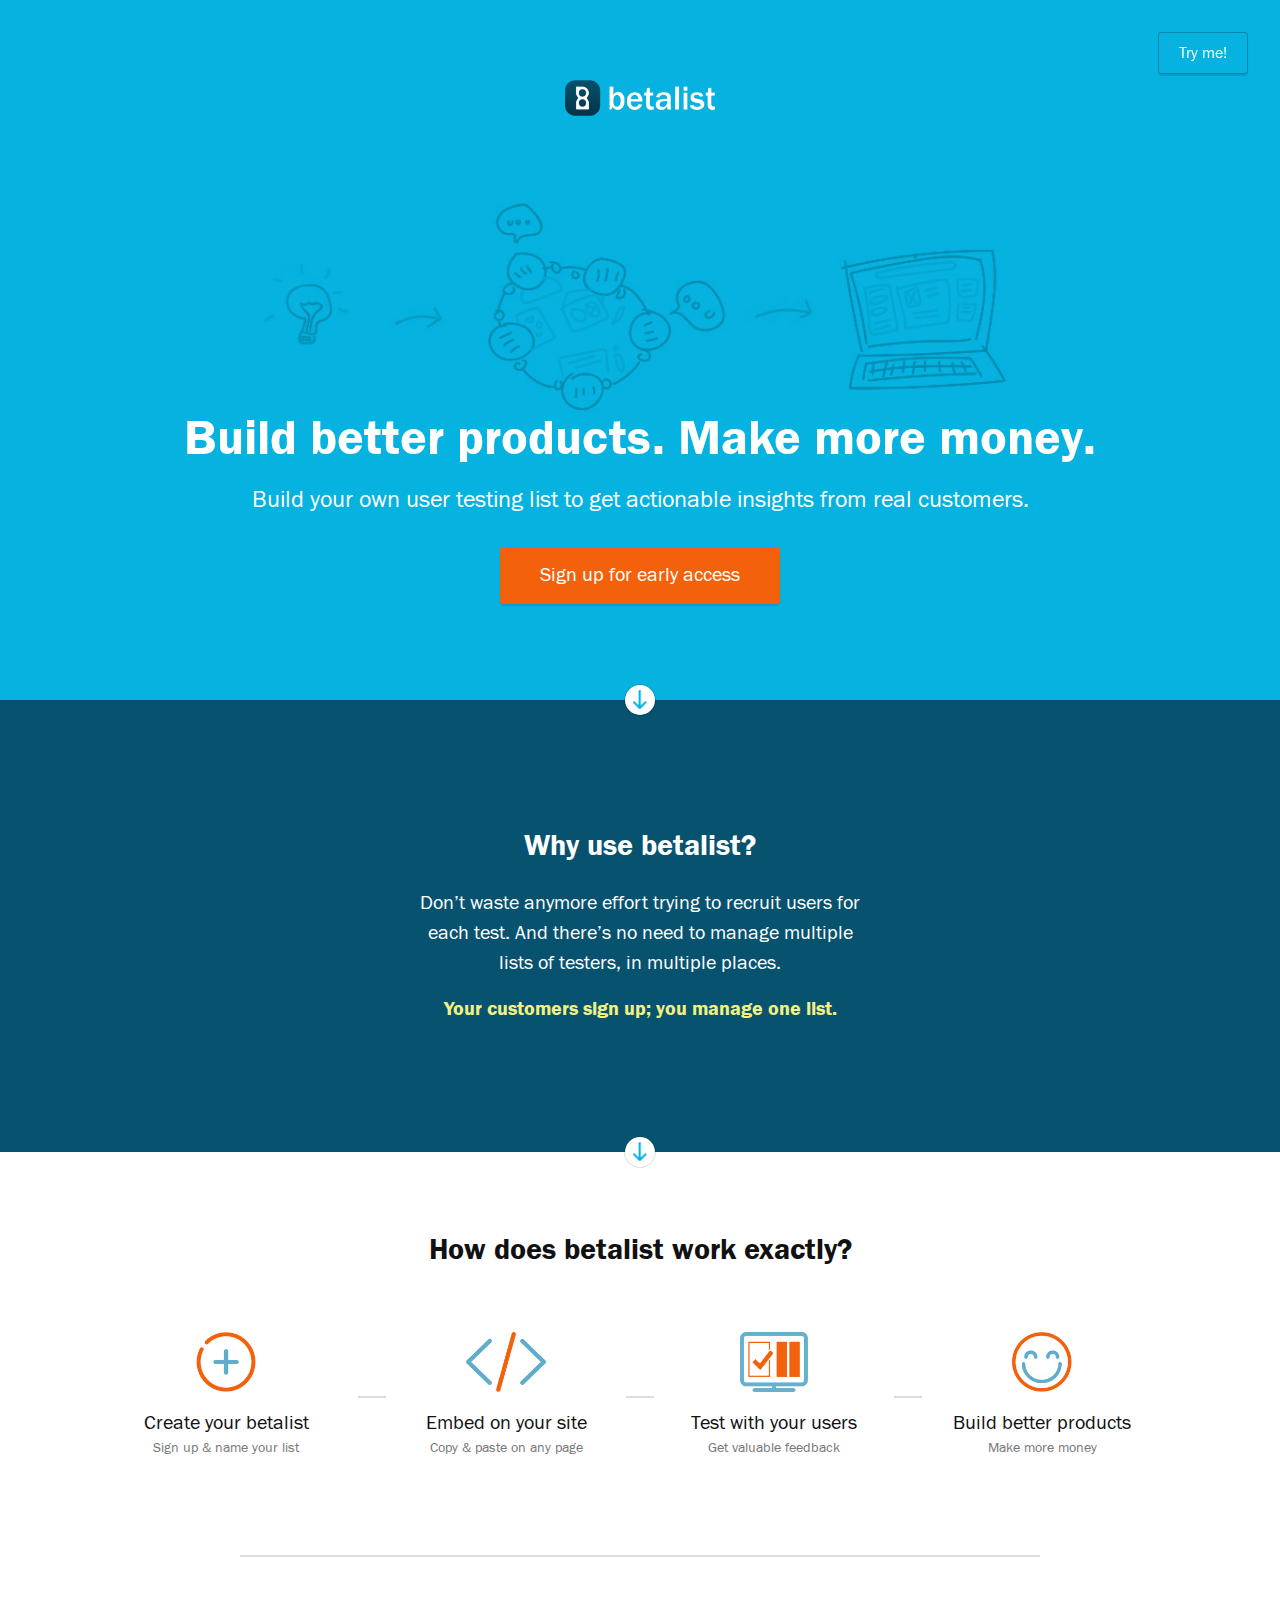
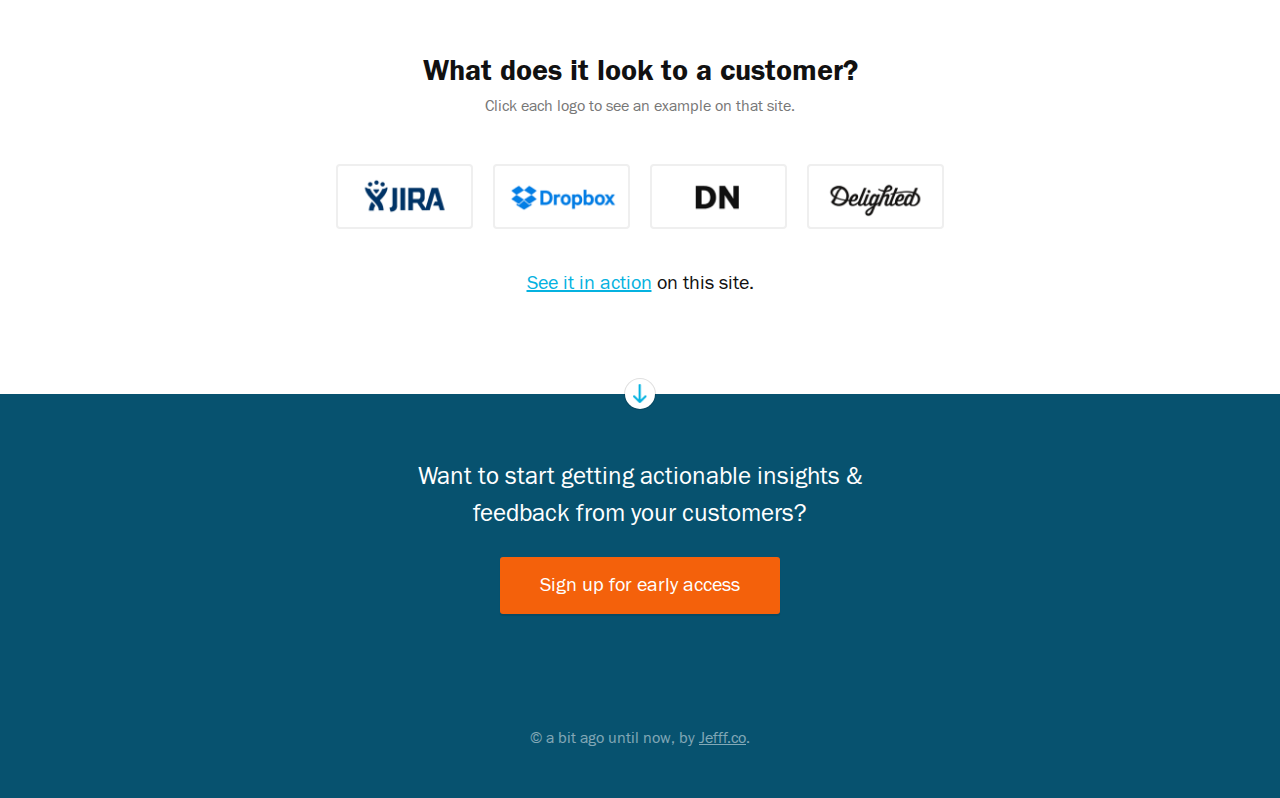
<file: index.html>
<!DOCTYPE html>
<html lang="en">
	<head>
		<meta charset="utf-8" />
	    <meta http-equiv="X-UA-Compatible" content="IE=Edge;chrome=1" />
	    <meta name="viewport" content="width=device-width, initial-scale=1.0" />
		<title>betalist: Build your own user testing list to get actionable insights from real customers.</title>

		<meta property="og:title" content="betalist" />
		<meta property="og:description" content="User testing with your actual customers." />
		<meta property="og:image" content="https://wtf.jefff.co/getbetalist/images/betalist-fb-image.png" />
		<meta property="og:url" content="https://wtf.jefff.co/getbetalist/" />
		<meta name="twitter:card" content="summary_large_image" />
		<meta name="twitter:image:alt" content="Build your own user testing list to get actionable insights from real customers" />
		<meta name="twitter:site" content="@jefffis" />

		<link rel="stylesheet" href="stylesheets/app.css" />
		<!-- <style>
		@font-face{font-family:'franklingothic';src:url('/fonts/franklingothic-book-webfont.woff2') format('woff2'), url('/fonts/franklingothic-book-webfont.woff') format('woff');font-weight:normal;font-style:normal}@font-face{font-family:'franklingothic';src:url('/fonts/franklingothic-demi-webfont.woff2') format('woff2'), url('/fonts/franklingothic-demi-webfont.woff') format('woff');font-weight:bold;font-style:normal}*{margin:0;padding:0;border:0;box-sizing:border-box}html{color:#111;font:normal 100%/1.5 'Helvetica', Arial, sans-serif}.fonts-loaded{font-family:'franklingothic', 'Helvetica', Arial, sans-serif}.cf:before,.cf:after{content:" ";display:table}.cf:after{clear:both}a:link{color:#05b2e0}a:visited{color:#043B4F}a:hover{text-decoration:none}a:active{opacity:.65}h1,h2,h3{line-height:1.2}.bl-mkt-scroll-more,.bl-mkt-scroll-more--top{position:relative}.bl-mkt-scroll-more:after,.bl-mkt-scroll-more--top:after{display:block;position:absolute;top:100%;left:50%;z-index:1;height:30px;width:30px;background:white url(/images/down.png) no-repeat center;background-size:14px;margin-top:-15px;margin-left:-15px;border-radius:100%;box-shadow:0 0 0 1px rgba(0,0,0,0.125);content:""}.bl-mkt-scroll-more--top:after{top:0}#bl-mkt-blue{min-height:100vh;background:#05b2e0;padding-top:5rem;padding-bottom:2rem}#bl-mkt-blue h1{color:white;text-align:center}#bl-mkt-pricing{background:white;max-width:550px;margin:1.5rem auto 0;padding:40px;border-radius:3px;box-shadow:0 1px 2px rgba(0,0,0,0.14);color:#000}#bl-mkt-pricing h2{position:relative;left:1rem;float:left;width:50%;padding:2.5rem 0 3rem;font-size:80px;text-align:left}#bl-mkt-pricing sup{position:relative;top:-5px;font-size:30px;font-weight:normal}#bl-mkt-pricing h2 span{display:block;margin-top:-10px;padding-left:19px;color:#999;font-size:18px;font-weight:normal}.bl-mkt-benefit{display:block;margin-top:1rem;text-align:left}.bl-mkt-benefit img{display:inline-block;position:relative;top:1px;max-height:15px;margin-right:5px}.bl-mkt-benefit:nth-of-type(n+2){margin-top:1.25rem}#bl-mkt-form-wrapper.in-pricing{clear:both;padding-top:3rem}#bl-mkt-intro-container{background:#05b2e0;padding-top:5rem;padding-bottom:1px}#bl-mkt-logo{display:block;position:relative;z-index:4;max-width:150px;margin:0 auto 20vh}#bl-mkt-logo.normal-margin{margin-bottom:4rem}#bl-mkt-login{display:inline-block;position:fixed;top:2rem;right:2rem;z-index:4;background:#05b2e0;padding:.75rem 1.25rem;border:1px solid #0287AB;border-radius:3px;box-shadow:0 2px 1px rgba(0, 0, 0, 0.1);color:white;line-height:1;text-decoration:none}#bl-mkt-login:active{background:#029CC4;box-shadow:0 1px 3px rgba(0, 0, 0, 0.1) inset;color:rgba(255,255,255,0.75);opacity:1}#bl-mkt-main{position:relative;padding-bottom:4rem;color:white;text-align:center}#bl-mkt-main *{position:relative;z-index:3}#bl-mkt-main-header{max-width:500px;margin-left:auto;margin-right:auto;font-size:50px;line-height:1.1}#bl-mkt-main-sub{max-width:500px;margin-left:auto;margin-right:auto;margin-top:1.25rem;margin-bottom:2rem;font-size:24px;line-height:1.2}#bl-mkt-form--submitted{display:none;max-width:450px;margin:auto auto 3rem;background:white;padding:3rem 0;border-radius:3px;box-shadow:0 2px 0 rgba(0, 0, 0, 0.1);text-align:center}#bl-mkt-form--submitted.is-shown{display:block}#bl-mkt-form--submitted h3{color:#00C41E;font-size:30px}#bl-mkt-form--submitted span{display:block;padding-top:.5rem;color:#111;font-size:16px;font-weight:normal}#bl-mkt-form--submitted u{border-bottom:1px dotted;text-decoration:none}#bl-mkt-form{max-width:500px;margin-left:auto;margin-right:auto}#bl-mkt-email-title{display:block;margin-bottom:.75rem;text-align:left}#bl-mkt-email-lbl{float:left;width:calc(60% - .5rem);text-align:left}#bl-mkt-email-lbl:after{display:block;position:absolute;top:50%;right:1rem;z-index:3;opacity:0;height:1rem;width:1rem;background:url(/images/checkmark--green.png) no-repeat center;background-size:16px;margin-top:-.45rem;content:"";transition:opacity .25s ease-in-out}#bl-mkt-email-lbl.bl-mkt-input--good:after{opacity:1}#bl-mkt-email{display:block;width:100%;outline:none;background:white;padding:1rem 1.25rem;border:1px solid #999;border-radius:3px;box-shadow:0 2px 0 rgba(0, 0, 0, 0.125) inset;font-family:-apple-system, BlinkMacSystemFont, 'Helvetica', Arial, sans-serif;font-size:18px;-webkit-appearance:none}#bl-mkt-email:focus{border-color:#07526F}#bl-mkt-email.bl-mkt-input--error{border-color:red}#bl-mkt-email.bl-mkt-input:focus{border-color:#07526F}.bl-mkt-input--error:focus{border-color:red;box-shadow:0 0 0 2px rgba(0,0,0,0.075)}.bl-mkt-micro{display:inline-block;background:red;margin-top:8px;padding:3px 6px 2px;border-radius:2px;color:white;font-size:13px;line-height:1.25;text-align:left}#bl-mkt-submit{display:block;position:relative;float:right;width:calc(40% - .5rem);outline:none;background:#F4610B;padding:1rem 1.25rem;border-radius:3px;box-shadow:0 1px 2px rgba(0, 0, 0, 0.075);color:white;cursor:pointer;font-family:inherit;font-size:20px}#bl-mkt-submit:active{background:#E05809;box-shadow:0 1px 3px rgba(0, 0, 0, 0.1) inset;color:rgba(255,255,255,0.75)}#bl-mkt-submit:before,#bl-mkt-submit:after{opacity:0;transition:opacity .5s ease-in-out;content:""}#bl-mkt-submit.is-submitted{color:#07526F}#bl-mkt-submit:disabled{cursor:default}#bl-mkt-submit.is-submitted:before,#bl-mkt-submit.is-submitted:after{display:block;position:absolute;z-index:2;opacity:1}#bl-mkt-submit.is-submitted:before{top:50%;left:50%;height:20px;width:4px;background:white;margin-top:-10px;margin-left:-2px;border-radius:2px;animation:blRotate 1s infinite}#bl-mkt-submit.is-submitted:after{top:50%;left:50%;opacity:.5;height:4px;width:20px;background:white;margin-top:-2px;margin-left:-10px;border-radius:2px;animation:blRotate 1s infinite;animation-delay:.25s}#bl-mkt-why{background:#07526F;padding:8rem 0;color:white;font-size:20px;text-align:center}#bl-mkt-why h2,#bl-mkt-why p{max-width:450px}#bl-mkt-why h2{margin:auto auto 1.5rem}#bl-mkt-why p{margin:auto}#bl-mkt-why p:nth-of-type(n+2){margin-top:1rem}#bl-mkt-why strong{color:#F2EF83}#bl-mkt-more-wrapper{padding:3rem 1.5rem 0}#bl-mkt-more-wrapper h2{margin-top:1rem;margin-bottom:2.5rem;font-size:30px;line-height:1.2}#bl-mkt-more-wrapper h2 span{display:block;padding-top:.5rem;color:#777;font-size:16px;font-weight:normal}#bl-mkt-more-wrapper ul{position:relative;margin-bottom:2.5rem}#bl-mkt-more-wrapper ul:after{display:block;position:absolute;top:0;left:18px;z-index:1;height:100%;width:2px;background:#ddd;content:""}#bl-mkt-more-wrapper li{position:relative;z-index:2;background:white;padding-bottom:1.5rem;font-size:20px;list-style:none}#bl-mkt-more-wrapper li:nth-child(n+2){margin-top:5rem;padding-top:1.5rem}#bl-mkt-more-wrapper li:last-child{padding-bottom:0}#bl-mkt-more-wrapper small{display:block;color:#777;font-size:14px}#bl-mkt-more-wrapper ul img{display:block;height:60px;margin-bottom:1rem}#bl-mkt-more-wrapper hr{display:block;height:2px;background:#ddd;margin:3.5rem -1.5rem}#bl-mkt-more-wrapper p{margin-bottom:1.5rem;font-size:20px}#bl-mkt-examples{text-align:center}#bl-mkt-examples a{display:inline-block;width:48%;margin-bottom:1.5rem}#bl-mkt-examples img{display:block;max-height:65px;max-width:120px;margin:auto;border-radius:4px;vertical-align:middle}#bl-mkt-more-cta-wrapper{background:#07526F;margin:4rem -1.5rem 0;padding:3rem 1.5rem;color:white}#bl-mkt-more-cta-wrapper p{font-size:25px}.bl-mkt-submit-btn{display:block;background:#F4610B;max-width:280px;margin-left:auto;margin-right:auto;padding:.85rem 1.25rem;border-radius:3px;box-shadow:0 2px 1px rgba(0, 0, 0, 0.1);color:white !important;cursor:pointer;font-family:inherit;font-size:20px;text-align:center;text-decoration:none}.bl-mkt-submit-btn:active{background:#E05809;opacity:1;box-shadow:0 1px 3px rgba(0, 0, 0, 0.25) inset;color:rgba(255,255,255,0.75)}.margin-bottom{margin-bottom:3rem}#bl-mkt-demo{margin-top:1.5rem;font-size:16px}#bl-mkt-footer{background:#07526F;padding:3rem 0;color:rgba(255, 255, 255, 0.5);text-align:center}#bl-mkt-footer a{color:inherit}@media screen and (max-width: 560px){#bl-mkt-blue{padding-top:0;padding-bottom:0}#bl-mkt-blue h1{text-align:left;padding:0 1.5rem}#bl-mkt-logo{top:.25rem}#bl-mkt-logo.normal-margin{top:.75rem;margin-bottom:0}#bl-mkt-pricing{padding:1.5rem;border-radius:0}#bl-mkt-pricing h2{position:static;float:none;width:100%;padding:0 0 .5rem}#bl-mkt-pricing h2 span{display:inline-block;position:relative;top:-2px;left:-15px;margin-top:0;padding-left:0}#bl-mkt-form-wrapper.in-pricing{padding-top:2rem}#bl-mkt-header{margin-bottom:3rem;padding:1.5rem}#bl-mkt-intro-container{padding-top:.5rem}#bl-mkt-logo{max-width:115px;margin:0}#bl-mkt-login{position:absolute;top:1.65rem;right:1.5rem}#bl-mkt-main{padding:0 1.5rem 3rem;text-align:left}#bl-mkt-main-header{font-size:40px}#bl-mkt-main-sub{margin-bottom:3rem}#bl-mkt-form--submitted{margin:-.5rem 0 3rem;padding:3rem 1.5rem;border-radius:0;text-align:left}#bl-mkt-form{margin-bottom:3rem}#bl-mkt-email-lbl,#bl-mkt-submit{float:none;width:100%}#bl-mkt-submit{margin-top:1rem}#bl-mkt-why{padding:5rem 1.5rem;text-align:left}#bl-mkt-more{margin-left:-1.5rem;margin-right:-1.5rem}#bl-mkt-more-wrapper ul img{height:50px}#bl-mkt-more-wrapper small{font-size:16px}#bl-mkt-examples a{display:block;width:100%}#bl-mkt-examples img{max-height:90px;max-width:150px;margin:0}.bl-mkt-submit-btn{max-width:100%}.margin-bottom{margin-bottom:0}}@media screen and (min-width: 561px){#bl-mkt-main:after{display:block;position:absolute;top:-9rem;left:0;z-index:1;height:100%;width:100%;background:url(/images/back-image.png) no-repeat top center;background-size:900px;content:""}#bl-mkt-main.no-image:after{display:none}}@media screen and (max-height: 540px){#bl-mkt-main-header{font-size:32px}#bl-mkt-main-sub{font-size:20px}#bl-modal-title-content-demo{display:none !important}#bl-modal-title-content{padding-right:40px !important}}@media screen and (min-width: 600px) and (min-height: 600px){#bl-mkt-intro-container{position:relative;height:95vh;max-height:700px}#bl-mkt-more-wrapper{padding:4rem 0 0}#bl-mkt-more-wrapper h2{margin-bottom:4rem;text-align:center}#bl-mkt-more-wrapper ul{max-width:1200px;margin-bottom:4rem;margin-left:auto;margin-right:auto;text-align:center}#bl-mkt-more-wrapper ul:after{left:50%;margin-left:-1px}#bl-mkt-more-wrapper hr{max-width:800px;margin:6rem auto}#bl-mkt-more-wrapper img{margin-left:auto;margin-right:auto}#bl-mkt-more-cta-wrapper{margin:6rem 0 0;padding:4rem 0}#bl-mkt-more-cta-wrapper p{max-width:450px;margin-left:auto;margin-right:auto;text-align:center}#bl-mkt-examples{margin-top:-1rem}#bl-mkt-examples a{width:auto;margin:0 8px;padding:.25rem .4rem;border-radius:4px;border:2px solid #efefef}#bl-mkt-examples a:hover{border-color:#ccc}#bl-mkt-examples a:active{opacity:.65}#bl-mkt-demo{margin-top:2rem;text-align:center}}@media screen and (min-width: 750px){#bl-mkt-more-wrapper ul{margin-bottom:-10rem}#bl-mkt-more-wrapper ul:after{display:none}@supports (transform: rotate(60deg)){#bl-mkt-more-wrapper ul:before { display: block;position:absolute;top:18%;right:50%;z-index:1;height:14rem;width:2px;background:#ddd;content:"";transform:rotate(60deg)}}#bl-mkt-more-wrapper li{display:inline-block;position:relative;z-index:2;width:48%;background:none;margin-bottom:10rem;vertical-align:top}#bl-mkt-more-wrapper li:nth-child(1):after,#bl-mkt-more-wrapper li:nth-child(3):after{display:block;position:absolute;top:50%;left:calc(100% - 2rem);z-index:10;height:2px;width:4rem;background:#ddd;content:""}#bl-mkt-more-wrapper li:nth-child(n+2){margin-top:0;padding-top:0}@media screen and (min-width: 1200px){#bl-mkt-more-wrapper ul{margin-bottom:0}#bl-mkt-more-wrapper ul:after{display:block;top:50%;left:20%;height:2px;width:60%}#bl-mkt-more-wrapper ul:before{display:none}#bl-mkt-more-wrapper li{display:inline-block;width:20%;background:white;margin-bottom:0;padding-bottom:0;padding-right:1.5rem;vertical-align:top}#bl-mkt-more-wrapper li:nth-child(n+2){margin-top:0;margin-left:1.5rem;padding-top:0;padding-left:1.5rem}#bl-mkt-more-wrapper li:nth-child(1):after,#bl-mkt-more-wrapper li:nth-child(3):after{display:none}}@media screen and (min-width: 700px) and (min-height: 650px){#bl-mkt-main{position:absolute;bottom:3rem;left:0;max-height:800px;max-width:100%;width:100%;padding:6rem 3rem 0}#bl-mkt-main:after{top:-4rem}#bl-mkt-main-header,#bl-mkt-main-sub{max-width:100%;margin-left:inherit;margin-right:inherit}#bl-mkt-form{max-width:500px;margin:auto}.bl-mkt-br{display:block}#bl-mkt-more{margin-top:4rem;margin-left:-3rem;margin-right:-3rem}}@media screen and (min-width: 1100px){#bl-mkt-main{max-width:100%;padding-top:10rem}#bl-mkt-form{max-width:500px;margin:auto}.bl-mkt-br{display:inline}}@keyframes blRotate{0%{transform:rotate(0deg);}100%{transform:rotate(360deg);}}
		</style> -->
		<link rel="shortcut icon" href="images/logo--bug.png" type="image/x-icon" />
		<link rel="icon" href="images/logo--bug.png" type="image/x-icon" />
	</head>
	<body>
		<div id="bl-mkt-intro-container" class="bl-mkt-scroll-more">
			<div id="bl-mkt-form--submitted">
				<h3 id="bl-mkt-subscribed">
					Awesome, you&rsquo;re on the list!
					<span>
						Look for an email from <u>Jeff at betalist</u>.
					</span>
				</h3>
				<h3 id="bl-mkt-confirmed">
					Thank you for your interest!
					<span>
						We&rsquo;ll be in touch soon.
					</span>
				</h3>
			</div>
			<header id="bl-mkt-header">
				<img src="images/logo.png" id="bl-mkt-logo" alt="betalist logo" />
				<a href="javascript:showModal();" id="bl-mkt-login">Try me!</a>
			</header>
			<div id="bl-mkt-main">
				<h1 id="bl-mkt-main-header">
					Build better products. <span class="bl-mkt-br"></span> Make more money.
				</h1>
				<p id="bl-mkt-main-sub">
					Build your own user testing list to get <span class="bl-mkt-br"></span> actionable insights from real customers.
				</p>
				<a href="pricing.html" class="bl-mkt-submit-btn margin-bottom">
					Sign up for early access
				</a>
				<!-- <div id="bl-mkt-form-wrapper">
					<form action="//jefff.us5.list-manage.com/subscribe/post?u=04a55f946b24b93da6e1e6fbe&amp;id=b8001196ab" method="post" id="bl-mkt-form">
						<fieldset>
							<label for="bl-mkt-email" id="bl-mkt-email-title">
								Enter your email for early access
							</label>
							<label for="bl-mkt-email" id="bl-mkt-email-lbl">
								<input type="email" id="bl-mkt-email" name="EMAIL" />
							</label>
							<button id="bl-mkt-submit">
								Get early access
							</button>
						</fieldset>
					</form>
				</div> -->
			</div>
		</div>
		<div id="bl-mkt-why" class="bl-mkt-scroll-more">
			<h2>
				Why use betalist?
			</h2>
			<p>
				Don&rsquo;t waste anymore effort trying to recruit users for each test. And there&rsquo;s no need to manage multiple lists of testers, in multiple places.
			</p>
			<p>
				<!-- betalist handles it all.  --><strong>Your customers sign up; you manage one list.</strong>
			</p>
		</div>
		<div id="bl-mkt-more-wrapper">
			<h2>
				How does betalist work exactly?
			</h2>
			<ul>
				<li>
					<img src="images/icons/create.png" />
					Create your betalist
					<small>Sign up &amp; name your list</small></li>
				<li>
					<img src="images/icons/embed.png" />
					Embed on your site
					<small>Copy &amp; paste on any page</small></li>
				<li>
					<img src="images/icons/test.png" />
					Test with your users
					<small>Get valuable feedback</small></li>
				<li>
					<img src="images/icons/happy.png" />
					Build better products
					<small>Make more money</small></li>
			</ul>
			<hr />
			<h2>
				What does it look to a customer?
				<span>
					Click each logo to see an example on that site.
				</span>
			</h2>
			<div id="bl-mkt-examples">
				<a href="images/jira.gif">
					<img src="images/logos/jira.png" />
				</a>
				<a href="images/dropbox.gif">
					<img src="images/logos/dropbox.png" />
				</a>
				<a href="images/designernews.gif">
					<img src="images/logos/designernews.png" />
				</a>
				<a href="images/delighted.gif">
					<img src="images/logos/delighted.png" />
				</a>
			</div>
			<p id="bl-mkt-demo">
				<a href="javascript:showModal();">See it in action</a> on this site.
			</p>
			<div id="bl-mkt-more-cta-wrapper" class="bl-mkt-scroll-more--top">
				<p id="bl-mkt-more-info">
					Want to start getting actionable insights &amp; feedback from your customers?
				</p>
				<a href="pricing.html" class="bl-mkt-submit-btn light">
					Sign up for early access
				</a>
			</div>
		</div>
		<footer id="bl-mkt-footer">
			&copy; a bit ago until now, by <a href="http://hire.jefff.co/" target="_blank">Jefff.co</a>.
		</footer>
		<!-- <script>
			document.addEventListener("touchstart", function() {},false);
			var emailHasError = false,
				emailHasContent = false;
			document.getElementById('bl-mkt-submit-btn').onclick = function(e) {
				setTimeout(function() {
					document.getElementById('bl-mkt-email').focus();
				}, 0);
			}
			document.getElementById('bl-mkt-email').onkeyup = function() {
				// if input empty, still support initial correct entry
				if(!emailHasContent) {
					if(this.value !== '' && validateEmail(this.value)) {
						handleErrorUI(this, true);
					} else {
						return;
					}
				}
				if(!validateEmail(this.value)) {
					handleErrorUI(this, false);
					return;
				}
				handleErrorUI(this, true);
			}
			document.getElementById('bl-mkt-email').onblur = function() {
				if(this.value !== '') {
					emailHasContent = true;
				} else {
					return;
				}
				if(!validateEmail(this.value)) {
					handleErrorUI(this, false);
					return;
				}
				handleErrorUI(this, true);
			}
			document.getElementById('bl-mkt-submit').onclick = function(e) {
				e.preventDefault();
				if(!validateEmail(document.getElementById('bl-mkt-email').value)) {
					handleErrorUI(document.getElementById('bl-mkt-email'), false);
					return;
				}
				handleErrorUI(document.getElementById('bl-mkt-email'), true);
				this.classList.add('is-submitted');
				this.setAttribute('disabled', 'true');
				goForth();
			}
			document.getElementById('bl-mkt-form').onsubmit = function(e) {
				e.preventDefault();
				if(!validateEmail(document.getElementById('bl-mkt-email').value)) {
					handleErrorUI(document.getElementById('bl-mkt-email'), false);
					return;
				}
				handleErrorUI(document.getElementById('bl-mkt-email'), true);
				goForth();
			}
			function handleErrorUI(element, isValid) {
				setTimeout(function() {
					if(isValid) {
						var error = element.parentNode.querySelector('.bl-mkt-micro--error'),
							label = element.parentNode;
						emailHasError = false;
						element.classList.remove('bl-mkt-input--error');
						if(error) error.parentNode.removeChild(error);
						label.classList.add('bl-mkt-input--good');
					} else {
						if(emailHasError) return;
						emailHasError = true;
						var error = document.createElement('small'),
							label = element.parentNode;
						error.setAttribute('class', 'bl-mkt-micro bl-mkt-micro--error');
						error.innerText = 'Please enter a valid email.';
						element.classList.add('bl-mkt-input--error');
						element.parentNode.appendChild(error); // TODO, make more robust
						label.classList.remove('bl-mkt-input--good');
					}
				}, 225)
			}
			function validateEmail(email) {
				var re = /^(([^<>()[\]\\.,;:\s@\"]+(\.[^<>()[\]\\.,;:\s@\"]+)*)|(\".+\"))@((\[[0-9]{1,3}\.[0-9]{1,3}\.[0-9]{1,3}\.[0-9]{1,3}\])|(([a-zA-Z\-0-9]+\.)+[a-zA-Z]{2,}))$/;
				return re.test(email);
			}
			function goForth() {
				if(window.location.hostname !== 'getbetalist.com') return;
				document.getElementById('bl-mkt-form').submit();
			}
			function showSuccess(isSubscribed) {
				var blForm = document.getElementById('bl-mkt-form'),
					blFormWrapper = blForm.parentNode,
					blSuccess = document.getElementById('bl-mkt-form--submitted');

				blFormWrapper.removeChild(blForm);
				if(isSubscribed) {
					document.getElementById('bl-mkt-confirmed').style.display = 'none';
				} else {
					document.getElementById('bl-mkt-subscribed').style.display = 'none';
				}
				blSuccess.classList.add('is-shown');
				adjustBottomCta();
			}
			function adjustBottomCta() {
				var blBottomCta = document.getElementById('bl-mkt-submit-btn');

				blBottomCta.parentNode.removeChild(blBottomCta);
				document.getElementById('bl-mkt-more-info').style.marginBottom = '0';
				document.getElementById('bl-mkt-more-info').innerHTML = 'Thanks again for your interest! We&rsquo;ll be in touch soon.';
			}
			function getUrlParameter(name) {
				name = name.replace(/[\[]/, '\\[').replace(/[\]]/, '\\]');
				var regex = new RegExp('[\\?&]' + name + '=([^&#]*)');
				var results = regex.exec(location.search);
				return results === null ? '' : decodeURIComponent(results[1].replace(/\+/g, ' '));
			}
			if(getUrlParameter('signedUp')) {
				showSuccess(true);
			}
			if(getUrlParameter('confirmedToo')) {
				showSuccess(false);
			}
		</script> -->
		<script async src="scripts/fonts.js"></script>
		<script async src="scripts/appDemo.js"></script>
		<script>
			(function(i,s,o,g,r,a,m){i['GoogleAnalyticsObject']=r;i[r]=i[r]||function(){
			(i[r].q=i[r].q||[]).push(arguments)},i[r].l=1*new Date();a=s.createElement(o),
			m=s.getElementsByTagName(o)[0];a.async=1;a.src=g;m.parentNode.insertBefore(a,m)
			})(window,document,'script','https://www.google-analytics.com/analytics.js','ga');

			ga('create', 'UA-100412281-1', 'auto');
			ga('send', 'pageview');
		</script>
	</body>
</html>
</file>
<file: stylesheets/app.css>
@font-face {
    font-family: 'franklingothic';
    src: url('../fonts/franklingothic-book-webfont.woff2') format('woff2'),
         url('../fonts/franklingothic-book-webfont.woff') format('woff');
    font-weight: normal;
    font-style: normal;
}
@font-face {
    font-family: 'franklingothic';
    src: url('../fonts/franklingothic-demi-webfont.woff2') format('woff2'),
         url('../fonts/franklingothic-demi-webfont.woff') format('woff');
    font-weight: bold;
    font-style: normal;
}

* {
  margin: 0;
  padding: 0;
  border: 0;
  box-sizing: border-box;
}
html {
  color: #111;
  font: normal 100%/1.5 'Helvetica', Arial, sans-serif;
}
.fonts-loaded {
  font-family: 'franklingothic', 'Helvetica', Arial, sans-serif;
}

.cf:before,
.cf:after {
    content: " "; /* 1 */
    display: table; /* 2 */
}

.cf:after {
    clear: both;
}

a:link {
  color: #05b2e0;
}
a:visited {
  color: #043B4F;
}
a:hover {
  text-decoration: none;
}
a:active {
  opacity: .65;
}
h1, h2, h3 {
  line-height: 1.2;
}

.bl-mkt-scroll-more,
.bl-mkt-scroll-more--top {
  position: relative;
}
.bl-mkt-scroll-more:after,
.bl-mkt-scroll-more--top:after {
  display: block;
    position: absolute;
    top: 100%;
    left: 50%;
    z-index: 1;
    height: 30px;
    width: 30px;
    background: white url(../images/down.png) no-repeat center;
    background-size: 14px;
    margin-top: -15px;
    margin-left: -15px;
    border-radius: 100%;
    box-shadow: 0 0 0 1px rgba(0,0,0,0.125);
    content: "";
}
.bl-mkt-scroll-more--top:after {
  top: 0;
}

/* pricing */
#bl-mkt-blue {
  min-height: 100vh;
  background: #05b2e0;
  padding-top: 5rem;
  padding-bottom: 2rem;
}
#bl-mkt-blue h1 {
  color: white;
  text-align: center;
}
#bl-mkt-pricing {
  background: white;
  max-width: 550px;
  margin: 1.5rem auto 0;
  padding: 40px;
  /*border-top: 5px solid #07526F;*/
  border-radius: 3px;
  box-shadow: 0 1px 2px rgba(0,0,0,0.14);
  color: #000;
}
#bl-mkt-pricing h2 {
  position: relative;
  left: 1rem;
  float: left;
  width: 50%;
  padding: 2.5rem 0 3rem;
  font-size: 80px;
  text-align: left;
}
#bl-mkt-pricing sup {
  position: relative;
  top: -5px;
  font-size: 30px;
  font-weight: normal;
}
#bl-mkt-pricing h2 span {
  display: block;
  margin-top: -10px;
  padding-left: 19px;
  color: #999;
  font-size: 18px;
  font-weight: normal;
}
.bl-mkt-benefit {
  display: block;
  margin-top: 1rem;
  text-align: left;
}
.bl-mkt-benefit img {
  display: inline-block;
  position: relative;
  top: 1px;
  max-height: 15px;
  margin-right: 5px;
}
/*.bl-mkt-benefit:before {
  display: block;
  position: absolute;
  top: 50%;
  left: 0;
  height: 1rem;
  width: 1rem;
  background: url(/images/checkmark--green.png) no-repeat center;
  background-size: 16px;
  margin-top: -.45rem;
  content: "";
}*/
.bl-mkt-benefit:nth-of-type(n+2) {
  margin-top: 1.25rem;
}
#bl-mkt-form-wrapper.in-pricing {
  clear: both;
  /*margin-top: 3rem;*/
  padding-top: 3rem;
  /*border-top: 1px solid #ccc;*/
}

#bl-mkt-intro-container {
  background: #05b2e0; /*32C9F1*/
  padding-top: 5rem;
  padding-bottom: 1px;
}
#bl-mkt-logo {
  display: block;
  position: relative;
  z-index: 4;
  max-width: 150px;
  margin: 0 auto 20vh;
}
#bl-mkt-logo.normal-margin {
  margin-bottom: 4rem;
}
#bl-mkt-login {
  display: inline-block;
  position: fixed;
  top: 2rem;
  right: 2rem;
  z-index: 4;
  background: #05b2e0;
  padding: .75rem 1.25rem;
  border: 1px solid #0287AB;
  border-radius: 3px;
  box-shadow: 0 2px 1px rgba(0, 0, 0, 0.1);
  color: white;
  /*font-weight: bold;*/
  line-height: 1;
  text-decoration: none;
  /*animation: shake .25s ease-in-out;*/
}
#bl-mkt-login:active {
  background: #029CC4;
  box-shadow: 0 1px 3px rgba(0, 0, 0, 0.1) inset;
  color: rgba(255,255,255,0.75);
  opacity: 1;
}
/*#bl-mkt-login:focus {
  border-color: #1397BB;
}*/

#bl-mkt-main {
  position: relative;
  background: url(../images/back-image.png) no-repeat top center;
  background-size: 900px;
  /*padding-top: 400px;*/
  /*max-width: 500px;
  margin: auto;*/
  /*padding: 0 1.5rem;*/
  padding-bottom: 4rem;
  color: white;
  text-align: center;
}
/*#bl-mkt-main:before {
  display: block;
  position: absolute;
  top: 0;
  left: 0;
  z-index: 2;
  height: 100%;
  width: 100%;
  background: #32C9F1;
  background: linear-gradient(to bottom, rgba(50,201,241, 0) 0%, rgba(50,201,241, 0.7) 50%, #32C9F1 100%);
  content: "";
}*/
#bl-mkt-main * {
  position: relative;
  z-index: 3;
}
#bl-mkt-main-header {
  max-width: 500px;
  margin-left: auto;
  margin-right: auto;
  /*font-family: 'franklingothic-demi', 'Helvetica', Arial, sans-serif;*/
  font-size: 50px;
  /*font-weight: 400;*/
  line-height: 1.1;
  /*text-shadow: 0 2px 1px rgba(0, 0, 0, 0.25);*/
}
#bl-mkt-main-sub {
  max-width: 500px;
  margin-left: auto;
  margin-right: auto;
  margin-top: 1.25rem;
  margin-bottom: 2rem;
  font-size: 24px;
  line-height: 1.2;
  /*text-shadow: 0 2px 1px rgba(0, 0, 0, 0.25);*/
}

#bl-mkt-form--submitted {
  display: none;
  /*opacity: 0;*/
  max-width: 450px;
  margin: auto auto 3rem;
  background: white;
  padding: 3rem 0;
  border-radius: 3px;
  box-shadow: 0 2px 0 rgba(0, 0, 0, 0.1);
  text-align: center;
  /*transition: opacity .25s ease-in-out;*/
}
#bl-mkt-form--submitted.is-shown {
  display: block;
}
/*#bl-mkt-form--submitted.is-transitioning {
  opacity: 1;
}*/
#bl-mkt-form--submitted h3 {
  color: #00C41E;
  font-size: 30px;
}
#bl-mkt-form--submitted span {
  display: block;
  padding-top: .5rem;
  color: #111;
  font-size: 16px;
  font-weight: normal;
}
#bl-mkt-form--submitted u {
  border-bottom: 1px dotted;
  text-decoration: none;
}

#bl-mkt-form {
  max-width: 500px;
  margin-left: auto;
  margin-right: auto;
}
#bl-mkt-email-title {
  display: block;
  margin-bottom: .75rem;
  /*color: rgba(255,255,255,0.85);*/
  text-align: left;
  /*text-shadow: 0 1px 1px #1BA9D0;*/
}
#bl-mkt-email-lbl {
  float: left;
  width: calc(60% - .5rem);
  text-align: left;
}
#bl-mkt-email-lbl:after {
  display: block;
  position: absolute;
  top: 50%;
  right: 1rem;
  z-index: 3;
  opacity: 0;
  height: 1rem;
  width: 1rem;
  background: url(/images/checkmark--green.png) no-repeat center;
  background-size: 16px;
  margin-top: -.45rem;
  content: "";
  transition: opacity .25s ease-in-out;
}
#bl-mkt-email-lbl.bl-mkt-input--good:after {
  opacity: 1;
}
#bl-mkt-email {
  display: block;
  width: 100%;
  outline: none;
  background: white;
  padding: 1rem 1.25rem;
  border: 1px solid #999;
  border-radius: 3px;
  box-shadow: 0 2px 0 rgba(0, 0, 0, 0.125) inset;
  font-family: -apple-system, BlinkMacSystemFont, 'Helvetica', Arial, sans-serif;
  font-size: 18px;
  -webkit-appearance: none;
}
#bl-mkt-email:focus {
  border-color: #07526F;
  /*box-shadow: 0 0 0 1px #07526F, 0 0 0 3px rgba(0,0,0,0.075);*/
}

#bl-mkt-email.bl-mkt-input--error {
  border-color: red;
}
#bl-mkt-email.bl-mkt-input:focus {
  border-color: #07526F;
  /*box-shadow: 0 0 0 1px #07526F, 0 0 0 3px rgba(0,0,0,0.075);*/
}
.bl-mkt-input--error:focus {
  border-color: red;
  box-shadow: 0 0 0 2px rgba(0,0,0,0.075);
}
.bl-mkt-micro {
  display: inline-block;
  background: red;
  margin-top: 8px;
  padding: 3px 6px 2px;
  border-radius: 2px;
  color: white;
  font-size: 13px;
  line-height: 1.25;
  text-align: left;
}
/*.bl-mkt-micro--error {
  color: red;
}*/

#bl-mkt-submit {
  display: block;
  position: relative;
  float: right;
  width: calc(40% - .5rem);
  outline: none;
  /*background: #07526F;*/
  background: #F4610B;
  padding: 1rem 1.25rem;
  border-radius: 3px;
  box-shadow: 0 1px 2px rgba(0, 0, 0, 0.075);
  color: white;
  cursor: pointer;
  font-family: inherit;
  font-size: 20px;
}
/*#bl-mkt-submit:focus {
  box-shadow: 0 0 0 2px rgba(5,178,224,0.25);
}*/
#bl-mkt-submit:active {
  /*background: #043B4F;*/
  background: #E05809;
  box-shadow: 0 1px 3px rgba(0, 0, 0, 0.1) inset;
  color: rgba(255,255,255,0.75);
}
#bl-mkt-submit:before,
#bl-mkt-submit:after {
  opacity: 0;
  transition: opacity .5s ease-in-out;
  content: "";
}
#bl-mkt-submit.is-submitted {
  color: #07526F;
}
#bl-mkt-submit:disabled {
  cursor: default;
}
#bl-mkt-submit.is-submitted:before,
#bl-mkt-submit.is-submitted:after {
  display: block;
  position: absolute;
  z-index: 2;
  opacity: 1;
}
#bl-mkt-submit.is-submitted:before {
  top: 50%;
  left: 50%;
  height: 20px;
  width: 4px;
  background: white;
  margin-top: -10px;
  margin-left: -2px;
  border-radius: 2px;
  animation: blRotate 1s infinite;
}
#bl-mkt-submit.is-submitted:after {
  top: 50%;
  left: 50%;
  opacity: .5;
  height: 4px;
  width: 20px;
  background: white;
  margin-top: -2px;
  margin-left: -10px;
  border-radius: 2px;
  animation: blRotate 1s infinite;
  animation-delay: .25s;
}

/*#bl-mkt-more-wrapper {
  display: none;
  position: absolute;
  bottom: 0;
  left: 0;
  width: 100%;
  padding: 2rem 0;
  background: white;
  padding: 2rem 0;
}
#bl-mkt-more {
  display: block;
  background: white;
  margin: 3rem 0 0;
  padding: 1rem 0;
  color: #32C9F1;
  text-align: center;
}*/

#bl-mkt-why {
  background: #07526F;
  padding: 8rem 0;
  color: white;
  font-size: 20px;
  text-align: center;
}
#bl-mkt-why h2,
#bl-mkt-why p {
  max-width: 450px;
}
#bl-mkt-why h2 {
  margin: auto auto 1.5rem;
}
#bl-mkt-why p {
  margin: auto;
  /*text-align: left;*/
}
#bl-mkt-why p:nth-of-type(n+2) {
  margin-top: 1rem;
}
#bl-mkt-why strong {
  /*display: inline-block;
  background: #F8FAC5;
  padding: 3px 6px;
  color: #111;
  font-weight: normal;*/
  /*border-bottom: 2px dotted;*/
  color: #F2EF83;
  /*font-weight: normal;*/
}

#bl-mkt-more-wrapper {
  padding: 3rem 1.5rem 0;
}
#bl-mkt-more-wrapper h2 {
  margin-top: 1rem;
  margin-bottom: 2.5rem;
  /*color: #07526F;*/
  font-size: 30px;
  /*font-weight: normal;*/
  line-height: 1.2;
  /*text-align: center;*/
}
#bl-mkt-more-wrapper h2 span {
  display: block;
  padding-top: .5rem;
  color: #777;
  font-size: 16px;
  font-weight: normal;
}
#bl-mkt-more-wrapper ul {
  position: relative;
  margin-bottom: 2.5rem;
}
#bl-mkt-more-wrapper ul:after {
  display: block;
  position: absolute;
  top: 0;
  left: 18px;
  z-index: 1;
  height: 100%;
  width: 2px;
  background: #ddd;
  content: "";
}
#bl-mkt-more-wrapper li {
  position: relative;
  z-index: 2;
  background: white;
  padding-bottom: 1.5rem;
  /*color: #777;*/
  font-size: 20px;
  list-style: none;
}
#bl-mkt-more-wrapper li:nth-child(n+2) {
  margin-top: 5rem;
  padding-top: 1.5rem;
}
/*#bl-mkt-more-wrapper li:after {
  content: ",";
}*/
#bl-mkt-more-wrapper li:last-child {
  padding-bottom: 0;
}
/*#bl-mkt-more-wrapper li:last-child:after {
  content: ".";
}*/
#bl-mkt-more-wrapper small {
  display: block;
  color: #777;
  font-size: 14px;
}
#bl-mkt-more-wrapper ul img {
  display: block;
  height: 60px;
  /*max-width: 60px;*/
  margin-bottom: 1rem;
}
#bl-mkt-more-wrapper hr {
  display: block;
  height: 2px;
  /*width: 100%;*/
  background: #ddd;
  margin: 3.5rem -1.5rem;
}
#bl-mkt-more-wrapper p {
  margin-bottom: 1.5rem;
  font-size: 20px;
}
/*#bl-mkt-submit-btn {
  width: 100%;
  margin-bottom: 2.5rem;
  text-align: center;
  text-decoration: none;
}*/
#bl-mkt-examples {
  text-align: center;
}
#bl-mkt-examples a {
  display: inline-block;
  width: 48%;
  margin-bottom: 1.5rem;
}
#bl-mkt-examples img {
  display: block;
  max-height: 65px;
  max-width: 120px;
  margin: auto;
  border-radius: 4px;
  vertical-align: middle;
}
#bl-mkt-more-cta-wrapper {
  background: #07526F;
  margin: 4rem -1.5rem 0;
  padding: 3rem 1.5rem;
  color: white;
}
#bl-mkt-more-cta-wrapper p {
  font-size: 25px;
}
.bl-mkt-submit-btn {
  display: block;
  background: #F4610B;
  max-width: 280px;
  margin-left: auto;
  margin-right: auto;
  padding: .85rem 1.25rem;
  border-radius: 3px;
  box-shadow: 0 2px 1px rgba(0, 0, 0, 0.1);
  color: white !important;
  cursor: pointer;
  font-family: inherit;
  font-size: 20px;
  text-align: center;
  text-decoration: none;
}
.bl-mkt-submit-btn:active {
  background: #E05809;
  opacity: 1;
  box-shadow: 0 1px 3px rgba(0, 0, 0, 0.25) inset;
  color: rgba(255,255,255,0.75);
}
.margin-bottom {
  margin-bottom: 3rem;
}
#bl-mkt-demo {
  margin-top: 1.5rem;
  font-size: 16px;
}
/*#bl-mkt-demo a {
  color: #05b2e0;
}*/

#bl-mkt-footer {
  background: #07526F;
  padding: 3rem 0;
  color: rgba(255, 255, 255, 0.5);
  text-align: center;
}
#bl-mkt-footer a {
  color: inherit;
}

@media screen and (max-width: 560px) {
  #bl-mkt-blue {
    padding-top: 0;
    padding-bottom: 0;
  }
  #bl-mkt-blue h1 {
    text-align: left;
    padding: 0 1.5rem;
  }
  #bl-mkt-logo {
    top: .25rem;
  }
  #bl-mkt-logo.normal-margin {
    top: .75rem;
    margin-bottom: 0;
  }
  #bl-mkt-pricing {
    padding: 1.5rem;
    border-radius: 0;
  }
  #bl-mkt-pricing h2 {
    position: static;
    float: none;
    width: 100%;
    padding: 0 0 .5rem;
  }
  #bl-mkt-pricing h2 span {
    display: inline-block;
    position: relative;
    top: -2px;
    left: -15px;
    margin-top: 0;
    padding-left: 0;
  }
  #bl-mkt-form-wrapper.in-pricing {
    padding-top: 2rem;
  }
  #bl-mkt-header {
    margin-bottom: 3rem;
    padding: 1.5rem;
  }
  #bl-mkt-intro-container {
    padding-top: .5rem;
  }
  #bl-mkt-logo {
    max-width: 115px;
    margin: 0;
  }
  #bl-mkt-login {
    position: absolute;
    top: 1.65rem;
    right: 1.5rem;
    /*background: none;*/
    /*box-shadow: 0 0 0 2px rgba(0, 0, 0, 0.2) inset;*/
    /*font-weight: bold;*/
  }
  #bl-mkt-main {
    padding: 0 1.5rem 3rem;
    text-align: left;
  }
  /*#bl-mkt-main:after {
    display: none;
    top: -5rem;
    background-position: top left;
    background-size: 800px;
  }*/
  #bl-mkt-main-header {
    font-size: 40px;
  }
  #bl-mkt-main-sub {
    margin-bottom: 3rem;
  }
  #bl-mkt-form--submitted {
    margin: -.5rem 0 3rem;
    padding: 3rem 1.5rem;
    border-radius: 0;
    text-align: left;
  }
  #bl-mkt-form {
    margin-bottom: 3rem;
  }
  /*#bl-mkt-email-title {
    display: none;
  }*/
  #bl-mkt-email-lbl,
  #bl-mkt-submit {
    float: none;
    width: 100%;
  }
  #bl-mkt-submit {
    margin-top: 1rem;
    /*font-family: 'franklingothic-demi', 'Helvetica', Arial, sans-serif;*/
  }
  /*#bl-mkt-submit-btn {
    font-family: 'franklingothic-demi', 'Helvetica', Arial, sans-serif;
  }*/
  /*#bl-mkt-more-wrapper {
    position: static;
  }*/
  #bl-mkt-why {
    padding: 5rem 1.5rem;
    text-align: left;
  }
  #bl-mkt-more {
    /*display: block;
    margin-bottom: 1.5rem;
    padding: 1rem .5rem;
    text-align: center;*/
    margin-left: -1.5rem;
    margin-right: -1.5rem;
  }
  #bl-mkt-more-wrapper ul img {
    /*max-height: 40px;
    max-width: 50px;*/
    height: 50px;
  }
  #bl-mkt-more-wrapper small {
    font-size: 16px;
  }
  #bl-mkt-examples a {
    display: block;
    width: 100%;
  }
  #bl-mkt-examples img {
    max-height: 90px;
    max-width: 150px;
    margin: 0;
  }
  .bl-mkt-submit-btn {
    max-width: 100%;
  }
  .margin-bottom {
    margin-bottom: 0;
  }
}

@media screen and (min-width: 561px) {
  #bl-mkt-main:after {
    display: block;
    position: absolute;
    top: -9rem;
    left: 0;
    z-index: 1;
    height: 100%;
    width: 100%;
    background: url(/images/back-image.png) no-repeat top center;
    background-size: 900px;
    content: "";
  }
  #bl-mkt-main.no-image:after {
    display: none;
  }
}

@media screen and (max-height: 540px) {
  #bl-mkt-main-header {
    font-size: 32px;
  }
  #bl-mkt-main-sub {
    font-size: 20px;
  }
  /* hide demo note from small screens */
  #bl-modal-title-content-demo {
    display: none !important;
  }
  /* adjust title for small screens */
  #bl-modal-title-content {
    padding-right: 40px !important;
  }
}

@media screen and (min-width: 600px) and (min-height: 600px) {
  #bl-mkt-intro-container {
    position: relative;
    height: 95vh;
    max-height: 700px;
  }
  #bl-mkt-more-wrapper {
    padding: 4rem 0 0;
  }
  #bl-mkt-more-wrapper h2 {
    margin-bottom: 4rem;
    text-align: center;
  }
  #bl-mkt-more-wrapper ul {
    max-width: 1200px;
    margin-bottom: 4rem;
    margin-left: auto;
    margin-right: auto;
    text-align: center;
  }
  #bl-mkt-more-wrapper ul:after {
    left: 50%;
    margin-left: -1px;
  }
  /*#bl-mkt-more-wrapper li {
    display: inline-block;
    width: 20%;
    padding-bottom: 0;
    padding-right: 1.5rem;
    vertical-align: top;
  }
  #bl-mkt-more-wrapper li:nth-child(n+2) {
    margin-top: 0;
    margin-left: 1.5rem;
    padding-top: 0;
    padding-left: 1.5rem;
  }*/
  #bl-mkt-more-wrapper hr {
    max-width: 800px;
    margin: 6rem auto;
  }
  #bl-mkt-more-wrapper img {
    margin-left: auto;
    margin-right: auto;
  }
  #bl-mkt-more-cta-wrapper {
    margin: 6rem 0 0;
    padding: 4rem 0;
  }
  #bl-mkt-more-cta-wrapper p {
    max-width: 450px;
    margin-left: auto;
    margin-right: auto;
    text-align: center;
  }
  /*.bl-mkt-submit-btn {
    max-width: 280px;
  }*/
  #bl-mkt-examples {
    margin-top: -1rem;
  }
  #bl-mkt-examples a {
    width: auto;
    margin: 0 8px;
    padding: .25rem .4rem;
    border-radius: 4px;
    border: 2px solid #efefef;
  }
  #bl-mkt-examples a:hover {
    border-color: #ccc;
  }
  #bl-mkt-examples a:active {
    opacity: .65;
  }
  #bl-mkt-demo {
    margin-top: 2rem;
    text-align: center;
  }
}

@media screen and (min-width: 750px) {
  #bl-mkt-more-wrapper ul {
    margin-bottom: -10rem;
  }
  #bl-mkt-more-wrapper ul:after {
    display: none;
  }
  @supports (transform: rotate(60deg)) {
    #bl-mkt-more-wrapper ul:before {
      display: block;
      position: absolute;
      top: 18%;
      right: 50%;
      z-index: 1;
      height: 14rem;
      width: 2px;
      background: #ddd;
      content: "";
      transform: rotate(60deg);
    }
  }
  #bl-mkt-more-wrapper li {
    display: inline-block;
    position: relative;
    z-index: 2;
    width: 48%;
    background: none;
    margin-bottom: 10rem;
    vertical-align: top;
  }
  #bl-mkt-more-wrapper li:nth-child(1):after,
  #bl-mkt-more-wrapper li:nth-child(3):after {
    display: block;
    position: absolute;
    top: 50%;
    left: calc(100% - 2rem);
    z-index: 10;
    height: 2px;
    width: 4rem;
    background: #ddd;
    content: "";
  }
  #bl-mkt-more-wrapper li:nth-child(n+2) {
    margin-top: 0;
    padding-top: 0;
  }
}

@media screen and (min-width: 1200px) {
  #bl-mkt-more-wrapper ul {
    margin-bottom: 0;
  }
  #bl-mkt-more-wrapper ul:after {
    display: block;
    top: 50%;
    left: 20%;
    height: 2px;
    width: 60%;
  }
  #bl-mkt-more-wrapper ul:before {
    display: none;
  }
  #bl-mkt-more-wrapper li {
    display: inline-block;
    width: 20%;
    background: white;
    margin-bottom: 0;
    padding-bottom: 0;
    padding-right: 1.5rem;
    vertical-align: top;
  }
  #bl-mkt-more-wrapper li:nth-child(n+2) {
    margin-top: 0;
    margin-left: 1.5rem;
    padding-top: 0;
    padding-left: 1.5rem;
  }
  #bl-mkt-more-wrapper li:nth-child(1):after,
  #bl-mkt-more-wrapper li:nth-child(3):after {
    display: none;
  }
}

@media screen and (min-width: 700px) and (min-height: 650px) {
  #bl-mkt-main {
    position: absolute;
    bottom: 3rem;
    left: 0;
    max-height: 800px;
    max-width: 100%;
    width: 100%;
    /*padding: 0;*/
    padding: 6rem 3rem 0;
  }
  #bl-mkt-main:after {
    top: -4rem;
  }
  #bl-mkt-main-header,
  #bl-mkt-main-sub {
    max-width: 100%;
    margin-left: inherit;
    margin-right: inherit;
  }
  #bl-mkt-form {
    max-width: 500px;
    margin: auto;
  }
  .bl-mkt-br {
    display: block;
  }
  #bl-mkt-more {
    margin-top: 4rem;
    margin-left: -3rem;
    margin-right: -3rem;
  }
}

@media screen and (min-width: 1100px) {
  #bl-mkt-main {
    max-width: 100%;
    padding-top: 10rem;
  }
  #bl-mkt-form {
    max-width: 500px;
    margin: auto;
  }
  .bl-mkt-br {
    display: inline;
  }
}

/**** app demo overrides ****/
/*#bl-modal-title-content,
#bl-learn-more-title,
#bl-submitted-title {
  font-family: 'franklingothic-demi', 'Helvetica', Arial, sans-serif !important;
  font-weight: normal !important;
}*/

@keyframes blRotate {
  0% {
    transform: rotate(0deg);
  }
  100% {
    transform: rotate(360deg);
  }
}
/*@keyframes shake {
  0% {
    transform: rotate(-.5deg);
  }
  100% {
    transform: rotate(.5deg);
  }
}*/
</file>
